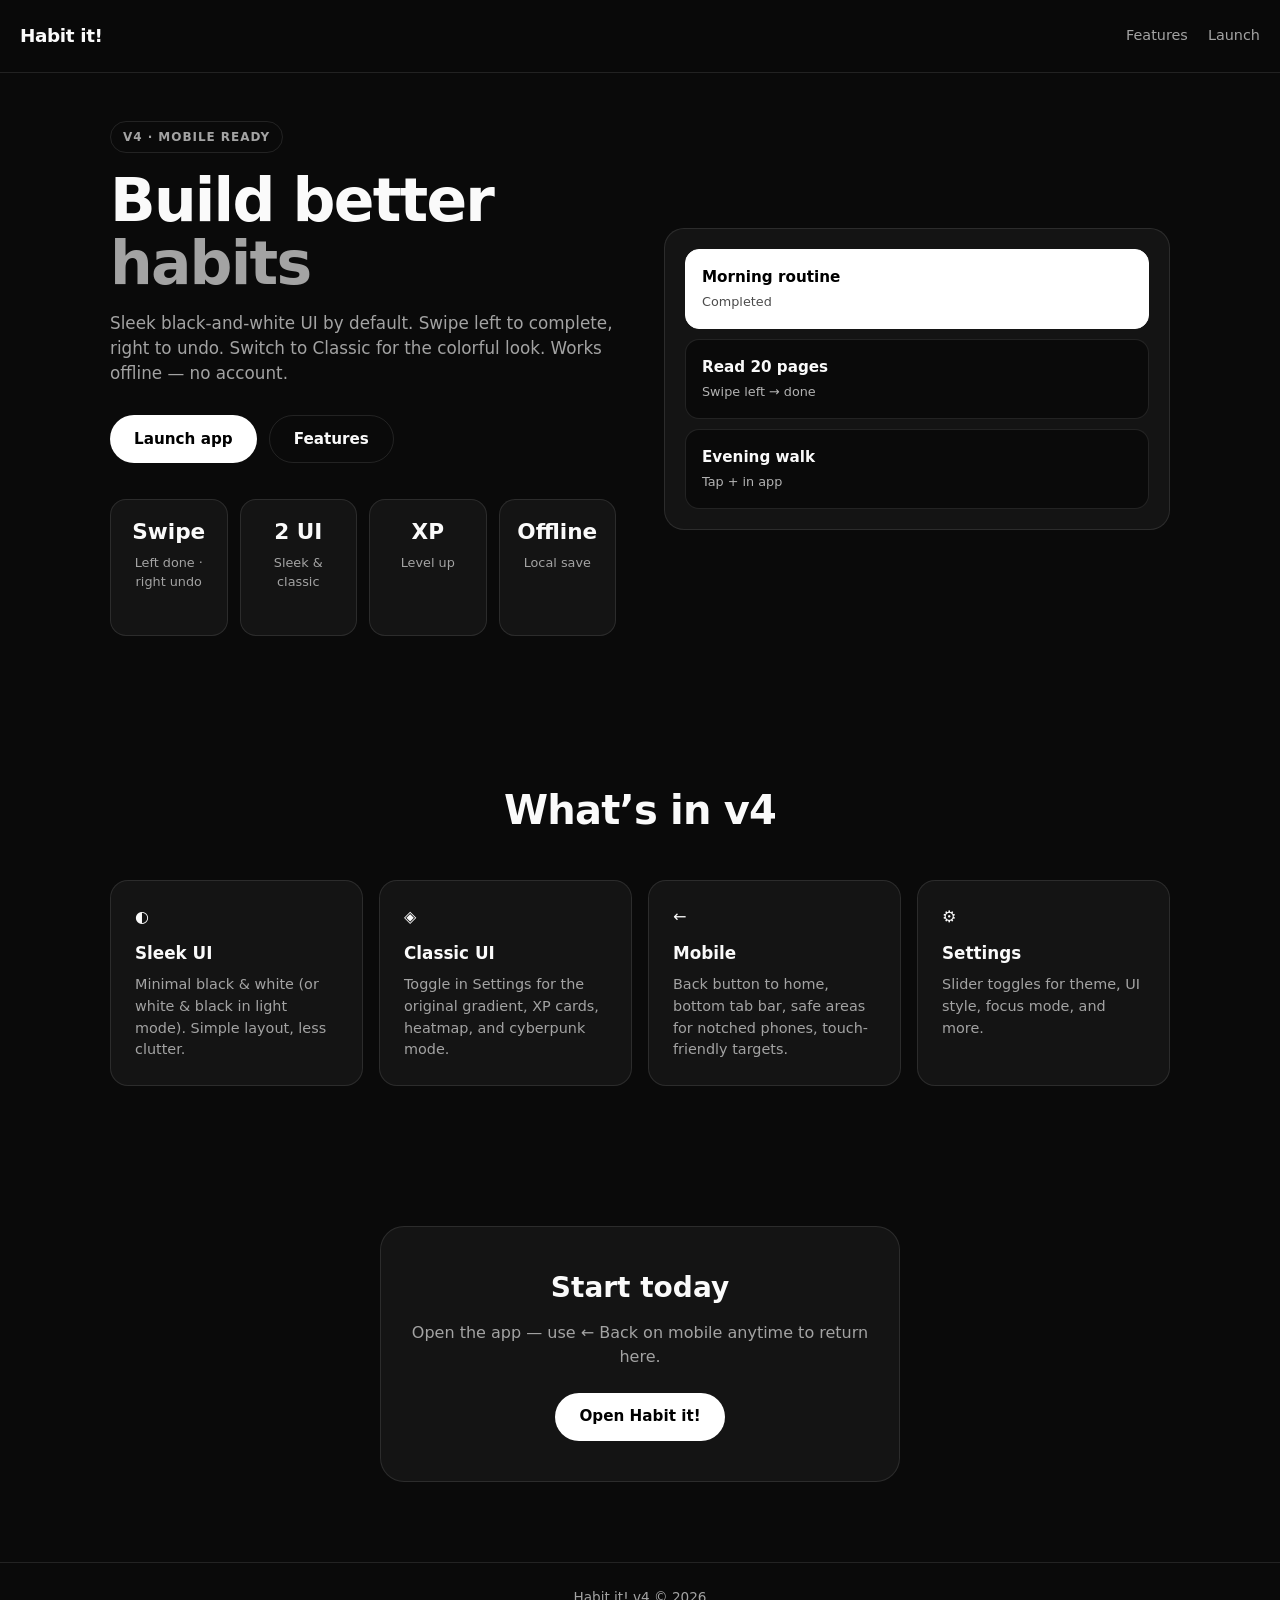
<file: index.html>
<!DOCTYPE html>
<html lang="en">
<head>
  <meta charset="UTF-8">
  <meta name="viewport" content="width=device-width, initial-scale=1.0, viewport-fit=cover">
  <meta name="theme-color" content="#0a0a0a">
  <title>Habit it!</title>
  <link rel="stylesheet" href="landing.css">
</head>
<body>

  <nav class="lp-nav">
    <a class="lp-logo" href="./">Habit it!</a>
    <div class="lp-nav-actions">
      <div class="lp-nav-links">
        <a href="#features">Features</a>
        <a href="#launch">Launch</a>
      </div>
      <button type="button" class="lp-menu-btn" id="lp-menu-btn" aria-expanded="false" aria-label="Open menu">☰</button>
    </div>
  </nav>

  <div class="lp-drawer-backdrop" id="lp-drawer-backdrop"></div>
  <aside class="lp-drawer" id="lp-drawer" aria-hidden="true">
    <a href="#features">Features</a>
    <a href="#launch">Launch</a>
    <a class="lp-drawer-cta" href="./app.html">Open app</a>
  </aside>

  <section class="hero">
    <div class="hero-content">
      <div class="hero-text">
        <span class="hero-badge">v4 · Mobile ready</span>
        <h1>Build better <span>habits</span></h1>
        <p>
          Sleek black-and-white UI by default. Swipe left to complete, right to undo.
          Switch to Classic for the colorful look. Works offline — no account.
        </p>
        <div class="hero-buttons">
          <a class="btn btn-primary" href="./app.html">Launch app</a>
          <a class="btn btn-secondary" href="#features">Features</a>
        </div>
        <div class="stats">
          <div class="stat"><h2>Swipe</h2><p>Left done · right undo</p></div>
          <div class="stat"><h2>2 UI</h2><p>Sleek & classic</p></div>
          <div class="stat"><h2>XP</h2><p>Level up</p></div>
          <div class="stat"><h2>Offline</h2><p>Local save</p></div>
        </div>
      </div>
      <div class="hero-preview">
        <div class="preview-card done">
          <h3>Morning routine</h3>
          <p>Completed</p>
        </div>
        <div class="preview-card">
          <h3>Read 20 pages</h3>
          <p>Swipe left → done</p>
        </div>
        <div class="preview-card">
          <h3>Evening walk</h3>
          <p>Tap + in app</p>
        </div>
      </div>
    </div>
  </section>

  <section class="features" id="features">
    <h2 class="section-title">What’s in v4</h2>
    <div class="grid">
      <div class="feature">
        <div class="feature-icon">◐</div>
        <h3>Sleek UI</h3>
        <p>Minimal black & white (or white & black in light mode). Simple layout, less clutter.</p>
      </div>
      <div class="feature">
        <div class="feature-icon">◈</div>
        <h3>Classic UI</h3>
        <p>Toggle in Settings for the original gradient, XP cards, heatmap, and cyberpunk mode.</p>
      </div>
      <div class="feature">
        <div class="feature-icon">←</div>
        <h3>Mobile</h3>
        <p>Back button to home, bottom tab bar, safe areas for notched phones, touch-friendly targets.</p>
      </div>
      <div class="feature">
        <div class="feature-icon">⚙</div>
        <h3>Settings</h3>
        <p>Slider toggles for theme, UI style, focus mode, and more.</p>
      </div>
    </div>
  </section>

  <section class="cta" id="launch">
    <div class="cta-box">
      <h2>Start today</h2>
      <p>Open the app — use ← Back on mobile anytime to return here.</p>
      <a class="btn btn-primary" href="./app.html">Open Habit it!</a>
    </div>
  </section>

  <footer>Habit it! v4 © 2026</footer>

  <script src="landing.js"></script>
</body>
</html>
</file>
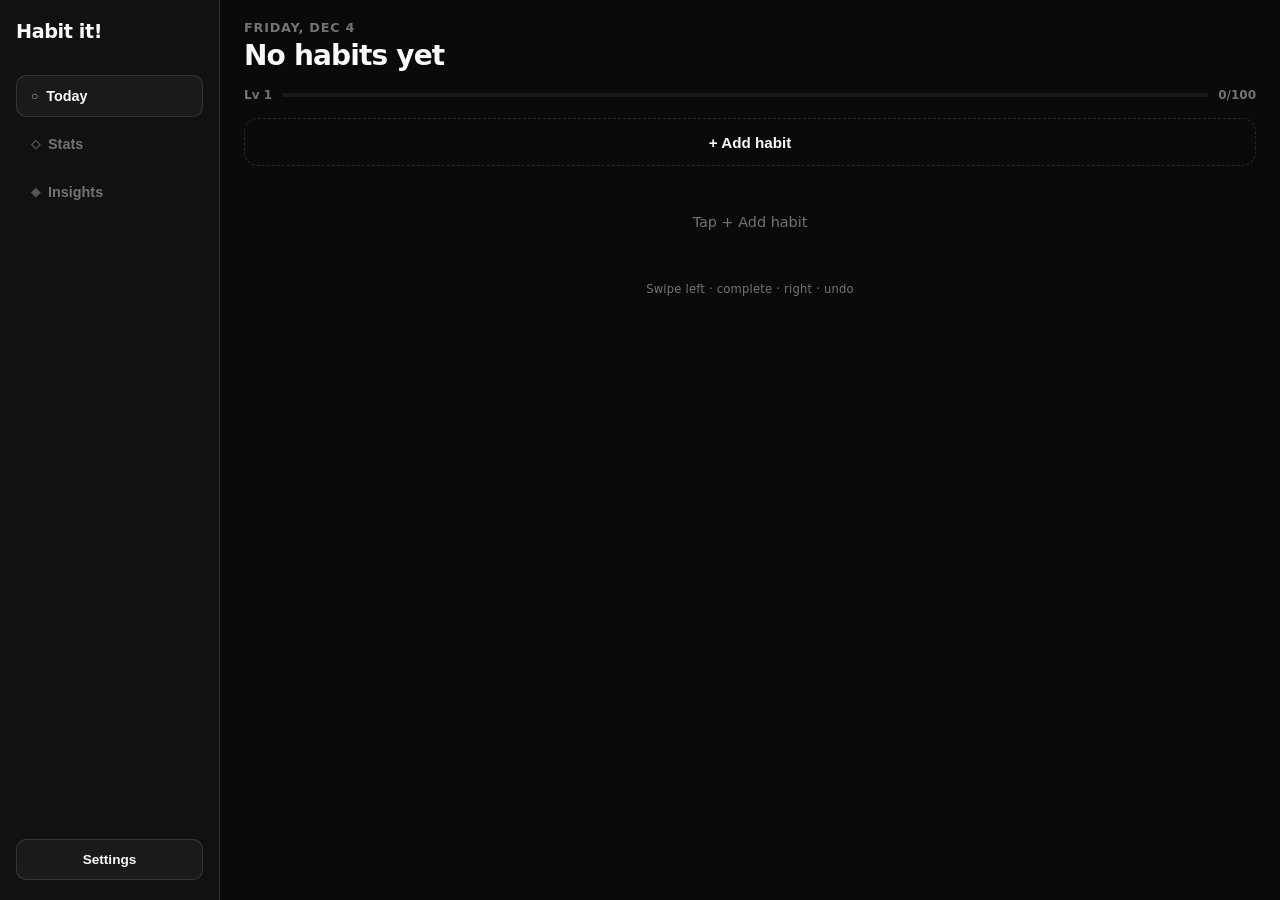
<file: app.html>
<!DOCTYPE html>
<html lang="en">
<head>
  <meta charset="UTF-8">
  <meta name="viewport" content="width=device-width, initial-scale=1.0, viewport-fit=cover">
  <meta name="theme-color" content="#0a0a0a">
  <meta name="apple-mobile-web-app-capable" content="yes">
  <title>Habit it! v4</title>
  <link rel="manifest" href="manifest.json">
  <link rel="stylesheet" href="style.css">
</head>
<body class="ui-sleek dark">

  <div id="loading-screen">
    <h1>Habit it!</h1>
    <p class="loader-sub">v4</p>
    <div class="loader-bar"><div class="loader-fill"></div></div>
  </div>

  <header class="mobile-header" id="mobile-header">
    <a href="./index.html" class="back-btn" aria-label="Back to home">←</a>
    <span class="mobile-title">Habit it!</span>
    <button type="button" class="mobile-settings" id="open-settings-mobile" aria-label="Settings">⚙</button>
  </header>

  <div class="app">
    <aside class="sidebar" aria-label="Sidebar">
      <a href="./index.html" class="logo">Habit it!</a>
      <nav class="nav" id="nav"></nav>
      <button type="button" class="settings-fab" id="open-settings" aria-label="Open settings">Settings</button>
    </aside>

    <main class="main" id="main-content"></main>
  </div>

  <nav class="mobile-tabs" id="mobile-tabs" aria-label="Main navigation"></nav>

  <div class="settings-backdrop" id="settings-backdrop" hidden></div>
  <aside class="settings-panel" id="settings-panel" aria-hidden="true">
    <header class="settings-header">
      <h2>Settings</h2>
      <button type="button" class="icon-btn" id="close-settings" aria-label="Close settings">✕</button>
    </header>
    <div class="settings-body" id="settings-body"></div>
  </aside>

  <script src="app.js"></script>
</body>
</html>
</file>
<file: landing.css>
/* Landing page only — index.html */

*,
*::before,
*::after {
  box-sizing: border-box;
  margin: 0;
  padding: 0;
}

:root {
  --lp-bg: #0a0a0a;
  --lp-text: #fafafa;
  --lp-muted: #a3a3a3;
  --lp-border: rgba(255, 255, 255, 0.1);
  --lp-surface: #141414;
  --lp-safe-top: env(safe-area-inset-top, 0px);
  --lp-safe-bottom: env(safe-area-inset-bottom, 0px);
}

html {
  scroll-behavior: smooth;
  -webkit-text-size-adjust: 100%;
}

body {
  font-family: Inter, system-ui, -apple-system, sans-serif;
  background: var(--lp-bg);
  color: var(--lp-text);
  overflow-x: hidden;
  line-height: 1.5;
  padding-top: var(--lp-safe-top);
}

a {
  color: inherit;
}

/* Nav */
.lp-nav {
  position: sticky;
  top: 0;
  z-index: 1000;
  display: flex;
  align-items: center;
  justify-content: space-between;
  gap: 12px;
  padding: 14px max(20px, env(safe-area-inset-right)) 14px max(20px, env(safe-area-inset-left));
  padding-top: calc(14px + var(--lp-safe-top));
  background: rgba(10, 10, 10, 0.92);
  backdrop-filter: blur(12px);
  border-bottom: 1px solid var(--lp-border);
}

.lp-logo {
  font-size: 1.15rem;
  font-weight: 800;
  letter-spacing: -0.02em;
  text-decoration: none;
}

.lp-nav-actions {
  display: flex;
  align-items: center;
  gap: 10px;
}

.lp-nav-links {
  display: flex;
  gap: 20px;
}

.lp-nav-links a {
  text-decoration: none;
  color: var(--lp-muted);
  font-size: 0.9rem;
  font-weight: 500;
  min-height: 44px;
  display: inline-flex;
  align-items: center;
}

.lp-nav-links a:hover {
  color: var(--lp-text);
}

.lp-menu-btn {
  display: none;
  width: 44px;
  height: 44px;
  border: 1px solid var(--lp-border);
  border-radius: 12px;
  background: var(--lp-surface);
  color: var(--lp-text);
  font-size: 1.25rem;
  cursor: pointer;
  align-items: center;
  justify-content: center;
}

.lp-menu-btn[aria-expanded="true"] {
  background: #fff;
  color: #000;
}

.lp-drawer-backdrop {
  position: fixed;
  inset: 0;
  background: rgba(0, 0, 0, 0.55);
  z-index: 1001;
  opacity: 0;
  pointer-events: none;
  transition: opacity 0.2s ease;
}

.lp-drawer-backdrop.open {
  opacity: 1;
  pointer-events: auto;
}

.lp-drawer {
  position: fixed;
  top: 0;
  right: 0;
  width: min(280px, 85vw);
  height: 100%;
  background: var(--lp-surface);
  border-left: 1px solid var(--lp-border);
  z-index: 1002;
  padding: calc(20px + var(--lp-safe-top)) 20px calc(20px + var(--lp-safe-bottom));
  transform: translateX(100%);
  transition: transform 0.25s ease;
  display: flex;
  flex-direction: column;
  gap: 8px;
}

.lp-drawer.open {
  transform: translateX(0);
}

.lp-drawer a {
  text-decoration: none;
  color: var(--lp-text);
  font-weight: 600;
  padding: 14px 12px;
  border-radius: 12px;
  min-height: 48px;
  display: flex;
  align-items: center;
}

.lp-drawer a:hover {
  background: rgba(255, 255, 255, 0.06);
}

.lp-drawer .lp-drawer-cta {
  margin-top: auto;
  background: #fff;
  color: #000;
  justify-content: center;
  font-weight: 700;
}

/* Hero */
.hero {
  padding: 48px max(20px, env(safe-area-inset-right)) 64px max(20px, env(safe-area-inset-left));
  max-width: 1100px;
  margin: 0 auto;
}

.hero-content {
  display: grid;
  grid-template-columns: 1fr 1fr;
  gap: 48px;
  align-items: center;
}

.hero-badge {
  display: inline-block;
  font-size: 0.75rem;
  font-weight: 700;
  letter-spacing: 0.08em;
  text-transform: uppercase;
  color: var(--lp-muted);
  border: 1px solid var(--lp-border);
  padding: 6px 12px;
  border-radius: 999px;
  margin-bottom: 16px;
}

.hero-text h1 {
  font-size: clamp(2.25rem, 8vw, 3.75rem);
  font-weight: 800;
  line-height: 1.05;
  letter-spacing: -0.03em;
  margin-bottom: 16px;
}

.hero-text h1 span {
  color: var(--lp-muted);
}

.hero-text p {
  color: var(--lp-muted);
  font-size: 1.05rem;
  max-width: 32rem;
  margin-bottom: 28px;
}

.hero-buttons {
  display: flex;
  flex-wrap: wrap;
  gap: 12px;
}

.btn {
  display: inline-flex;
  align-items: center;
  justify-content: center;
  min-height: 48px;
  padding: 12px 24px;
  border-radius: 999px;
  font-weight: 700;
  font-size: 0.95rem;
  text-decoration: none;
  border: none;
  cursor: pointer;
  transition: transform 0.15s ease, opacity 0.15s ease;
}

.btn:active {
  transform: scale(0.97);
}

.btn-primary {
  background: #fff;
  color: #000;
}

.btn-secondary {
  background: transparent;
  color: var(--lp-text);
  border: 1px solid var(--lp-border);
}

.stats {
  display: grid;
  grid-template-columns: repeat(4, 1fr);
  gap: 12px;
  margin-top: 36px;
}

.stat {
  background: var(--lp-surface);
  border: 1px solid var(--lp-border);
  border-radius: 16px;
  padding: 16px;
  text-align: center;
}

.stat h2 {
  font-size: 1.35rem;
  font-weight: 800;
}

.stat p {
  font-size: 0.8rem;
  color: var(--lp-muted);
  margin-top: 4px;
}

.hero-preview {
  background: var(--lp-surface);
  border: 1px solid var(--lp-border);
  border-radius: 20px;
  padding: 20px;
}

.preview-card {
  background: #0a0a0a;
  border: 1px solid var(--lp-border);
  border-radius: 14px;
  padding: 16px;
  margin-bottom: 10px;
}

.preview-card:last-child {
  margin-bottom: 0;
}

.preview-card.done {
  background: #fff;
  color: #000;
  border-color: #fff;
}

.preview-card h3 {
  font-size: 0.95rem;
  margin-bottom: 4px;
}

.preview-card p {
  font-size: 0.8rem;
  opacity: 0.7;
}

/* Sections */
.features {
  padding: 80px max(20px, env(safe-area-inset-right)) 80px max(20px, env(safe-area-inset-left));
  max-width: 1100px;
  margin: 0 auto;
}

.section-title {
  text-align: center;
  font-size: clamp(1.75rem, 5vw, 2.5rem);
  font-weight: 800;
  margin-bottom: 40px;
  letter-spacing: -0.02em;
}

.grid {
  display: grid;
  grid-template-columns: repeat(auto-fit, minmax(240px, 1fr));
  gap: 16px;
}

.feature {
  background: var(--lp-surface);
  border: 1px solid var(--lp-border);
  border-radius: 18px;
  padding: 24px;
}

.feature h3 {
  font-size: 1.05rem;
  margin: 12px 0 8px;
}

.feature p {
  color: var(--lp-muted);
  font-size: 0.9rem;
}

.cta {
  padding: 60px 20px 80px;
  text-align: center;
}

.cta-box {
  max-width: 520px;
  margin: 0 auto;
  padding: 40px 28px;
  border-radius: 24px;
  background: var(--lp-surface);
  border: 1px solid var(--lp-border);
}

.cta-box h2 {
  font-size: 1.75rem;
  font-weight: 800;
  margin-bottom: 12px;
}

.cta-box p {
  color: var(--lp-muted);
  margin-bottom: 24px;
}

footer {
  text-align: center;
  padding: 24px 20px calc(24px + var(--lp-safe-bottom));
  color: var(--lp-muted);
  font-size: 0.85rem;
  border-top: 1px solid var(--lp-border);
}

/* Mobile */
@media (max-width: 768px) {
  .lp-nav-links {
    display: none;
  }

  .lp-menu-btn {
    display: inline-flex;
  }

  .hero-content {
    grid-template-columns: 1fr;
    gap: 32px;
  }

  .stats {
    grid-template-columns: 1fr 1fr;
  }

  .hero-preview {
    order: -1;
  }
}

@media (max-width: 380px) {
  .stats {
    grid-template-columns: 1fr;
  }
}
</file>
<file: style.css>
/* Habit it! v4 — app styles */

*,
*::before,
*::after {
  box-sizing: border-box;
  margin: 0;
  padding: 0;
}

/* ---- SLEEK (default): black & white ---- */
body.ui-sleek {
  --bg: #0a0a0a;
  --surface: #111111;
  --surface2: #1a1a1a;
  --border: rgba(255, 255, 255, 0.12);
  --text: #fafafa;
  --muted: #737373;
  --accent: #ffffff;
  --accent2: #e5e5e5;
  --danger: #fafafa;
  --success: #fafafa;
  --radius: 14px;
  --radius-sm: 10px;
  --ease: cubic-bezier(0.33, 1, 0.68, 1);
  --shadow: none;
}

body.ui-sleek.light {
  --bg: #ffffff;
  --surface: #f5f5f5;
  --surface2: #ebebeb;
  --border: rgba(0, 0, 0, 0.1);
  --text: #0a0a0a;
  --muted: #525252;
  --accent: #0a0a0a;
  --accent2: #262626;
  --danger: #0a0a0a;
  --success: #0a0a0a;
}

/* ---- CLASSIC: colorful ---- */
body.ui-classic {
  --bg: #070b14;
  --surface: rgba(17, 24, 45, 0.88);
  --surface2: #151f36;
  --border: rgba(255, 255, 255, 0.08);
  --text: #f0f4fc;
  --muted: #8b95a8;
  --accent: #7c5cff;
  --accent2: #00d4ff;
  --danger: #ff5c7a;
  --success: #00e5a0;
  --radius: 22px;
  --radius-sm: 16px;
  --ease: cubic-bezier(0.34, 1.15, 0.64, 1);
  --shadow: 0 12px 40px rgba(0, 0, 0, 0.35);
}

body.ui-classic.light {
  --bg: #f4f6fb;
  --surface: rgba(255, 255, 255, 0.92);
  --surface2: #eef1f8;
  --border: rgba(15, 23, 42, 0.1);
  --text: #0f172a;
  --muted: #64748b;
  --shadow: 0 12px 32px rgba(15, 23, 42, 0.08);
}

body {
  background: var(--bg);
  color: var(--text);
  font-family: Inter, system-ui, -apple-system, sans-serif;
  overflow: hidden;
  height: 100vh;
  height: 100dvh;
  -webkit-font-smoothing: antialiased;
  transition: background 0.2s ease, color 0.2s ease;
}

body.ui-classic {
  background-image:
    radial-gradient(circle at 12% 8%, rgba(124, 92, 255, 0.18), transparent 32%),
    radial-gradient(circle at 88% 92%, rgba(0, 212, 255, 0.14), transparent 30%);
  background-color: var(--bg);
}

body.ui-classic.light {
  background-image:
    radial-gradient(circle at 10% 0%, rgba(124, 92, 255, 0.08), transparent 40%),
    radial-gradient(circle at 90% 100%, rgba(0, 212, 255, 0.06), transparent 35%);
  background-color: var(--bg);
}

body.ui-classic.cyberpunk {
  --accent: #00ffff;
  background:
    linear-gradient(rgba(0, 255, 255, 0.04) 1px, transparent 1px),
    linear-gradient(90deg, rgba(0, 255, 255, 0.04) 1px, transparent 1px),
    var(--bg);
  background-size: 36px 36px;
}

body.focus .heat-grid,
body.focus #heatmap {
  opacity: 0.3;
  pointer-events: none;
}

/* Mobile header */
.mobile-header {
  display: none;
  align-items: center;
  justify-content: space-between;
  gap: 12px;
  padding: 10px max(16px, env(safe-area-inset-right)) 10px max(16px, env(safe-area-inset-left));
  padding-top: calc(10px + env(safe-area-inset-top, 0px));
  background: var(--bg);
  border-bottom: 1px solid var(--border);
  position: sticky;
  top: 0;
  z-index: 500;
}

.back-btn {
  display: inline-flex;
  align-items: center;
  justify-content: center;
  min-width: 44px;
  min-height: 44px;
  padding: 0 12px;
  border-radius: var(--radius-sm);
  border: 1px solid var(--border);
  background: var(--surface);
  color: var(--text);
  text-decoration: none;
  font-size: 1.1rem;
  font-weight: 700;
}

.mobile-title {
  font-weight: 800;
  font-size: 1rem;
  letter-spacing: -0.02em;
}

.mobile-settings {
  min-width: 44px;
  min-height: 44px;
  border-radius: var(--radius-sm);
  border: 1px solid var(--border);
  background: var(--surface);
  color: var(--text);
  font-size: 1.1rem;
  cursor: pointer;
}

/* Layout */
.app {
  display: flex;
  height: calc(100vh - 0px);
  height: calc(100dvh - 0px);
}

.sidebar {
  width: 220px;
  min-width: 220px;
  background: var(--surface);
  border-right: 1px solid var(--border);
  padding: 20px 16px;
  display: flex;
  flex-direction: column;
  gap: 8px;
}

body.ui-classic .sidebar {
  backdrop-filter: blur(18px);
}

.logo {
  font-size: 1.2rem;
  font-weight: 900;
  text-decoration: none;
  color: var(--text);
  margin-bottom: 24px;
  letter-spacing: -0.02em;
}

body.ui-classic .logo {
  background: linear-gradient(120deg, var(--accent), var(--accent2));
  -webkit-background-clip: text;
  -webkit-text-fill-color: transparent;
  background-clip: text;
}

.nav {
  display: flex;
  flex-direction: column;
  gap: 6px;
  flex: 1;
}

.nav button,
.mobile-tabs button {
  background: transparent;
  border: 1px solid transparent;
  color: var(--muted);
  cursor: pointer;
  font-weight: 600;
  transition: background 0.15s var(--ease), color 0.15s var(--ease), border-color 0.15s;
}

.nav button {
  padding: 12px 14px;
  border-radius: var(--radius-sm);
  font-size: 0.9rem;
  text-align: left;
  display: flex;
  align-items: center;
  gap: 8px;
}

.nav button.active,
.mobile-tabs button.active {
  background: var(--surface2);
  border-color: var(--border);
  color: var(--text);
}

body.ui-classic .nav button.active {
  background: linear-gradient(120deg, rgba(124, 92, 255, 0.22), rgba(0, 212, 255, 0.12));
  border-color: rgba(124, 92, 255, 0.35);
}

.tab-icon {
  font-size: 0.75rem;
  opacity: 0.7;
}

.settings-fab {
  margin-top: auto;
  padding: 12px;
  border-radius: var(--radius-sm);
  border: 1px solid var(--border);
  background: var(--surface2);
  color: var(--text);
  font-size: 0.85rem;
  font-weight: 600;
  cursor: pointer;
}

.main {
  flex: 1;
  overflow: auto;
  padding: 20px 24px;
  -webkit-overflow-scrolling: touch;
}

/* Mobile bottom tabs */
.mobile-tabs {
  display: none;
  position: fixed;
  bottom: 0;
  left: 0;
  right: 0;
  z-index: 400;
  background: var(--bg);
  border-top: 1px solid var(--border);
  padding: 6px max(8px, env(safe-area-inset-right)) calc(6px + env(safe-area-inset-bottom, 0px)) max(8px, env(safe-area-inset-left));
  justify-content: space-around;
  gap: 4px;
}

.mobile-tabs button {
  flex: 1;
  display: flex;
  flex-direction: column;
  align-items: center;
  gap: 2px;
  padding: 8px 4px;
  border-radius: var(--radius-sm);
  font-size: 0.65rem;
  min-height: 48px;
}

.mobile-tabs .tab-label {
  font-size: 0.65rem;
}

@media (max-width: 768px) {
  .mobile-header {
    display: flex;
  }

  .sidebar {
    display: none;
  }

  .mobile-tabs {
    display: flex;
  }

  .app {
    flex-direction: column;
    height: auto;
    min-height: calc(100dvh - 56px);
  }

  .main {
    padding: 16px;
    padding-bottom: calc(80px + env(safe-area-inset-bottom, 0px));
  }

  body {
    overflow: auto;
    height: auto;
    min-height: 100dvh;
  }
}

/* Cards */
.card {
  background: var(--surface);
  border: 1px solid var(--border);
  border-radius: var(--radius);
  padding: 20px;
  margin-bottom: 14px;
  box-shadow: var(--shadow);
}

body.ui-sleek .card {
  box-shadow: none;
}

.page-header {
  display: flex;
  align-items: center;
  justify-content: space-between;
  gap: 12px;
  flex-wrap: wrap;
}

.page-header h1 {
  font-size: 1.5rem;
  font-weight: 800;
}

.muted {
  color: var(--muted);
  font-size: 0.85rem;
  margin-top: 4px;
}

.muted strong {
  color: var(--text);
}

.btn-primary {
  background: var(--accent);
  color: var(--bg);
  border: none;
  padding: 12px 20px;
  border-radius: 999px;
  font-weight: 700;
  cursor: pointer;
  min-height: 44px;
}

body.ui-classic .btn-primary {
  background: linear-gradient(120deg, var(--accent), var(--accent2));
  color: #fff;
  box-shadow: 0 8px 28px rgba(124, 92, 255, 0.35);
}

.btn-ghost {
  background: transparent;
  border: none;
  color: var(--muted);
  width: 40px;
  height: 40px;
  border-radius: 50%;
  cursor: pointer;
  min-width: 44px;
  min-height: 44px;
}

/* Sleek dashboard */
.sleek-hero {
  margin-bottom: 16px;
}

.sleek-date {
  font-size: 0.8rem;
  color: var(--muted);
  text-transform: uppercase;
  letter-spacing: 0.06em;
  font-weight: 600;
}

.sleek-summary {
  font-size: 1.75rem;
  font-weight: 800;
  letter-spacing: -0.03em;
  margin-top: 4px;
}

.sleek-xp {
  display: flex;
  align-items: center;
  gap: 10px;
  margin-bottom: 16px;
  font-size: 0.75rem;
  font-weight: 600;
  color: var(--muted);
}

.sleek-xp-track {
  flex: 1;
  height: 4px;
  background: var(--surface2);
  border-radius: 999px;
  overflow: hidden;
}

.sleek-xp-fill {
  height: 100%;
  background: var(--text);
  border-radius: 999px;
  transition: width 0.3s var(--ease);
}

.sleek-add-btn {
  width: 100%;
  min-height: 48px;
  margin-bottom: 16px;
  border: 1px dashed var(--border);
  border-radius: var(--radius);
  background: transparent;
  color: var(--text);
  font-weight: 700;
  font-size: 0.95rem;
  cursor: pointer;
}

.sleek-add-btn:active {
  background: var(--surface2);
}

.swipe-hint {
  text-align: center;
  font-size: 0.72rem;
  color: var(--muted);
  margin-top: 20px;
  letter-spacing: 0.02em;
}

.sleek-panel,
.sleek-insight {
  padding: 4px 0;
}

.sleek-insight h2,
.panel-title {
  font-size: 1.25rem;
  font-weight: 800;
  margin-bottom: 12px;
  letter-spacing: -0.02em;
}

.sleek-insight p {
  color: var(--muted);
  line-height: 1.6;
}

.empty-habits {
  text-align: center;
  color: var(--muted);
  padding: 32px 16px;
  font-size: 0.9rem;
}

/* Habits */
#habits,
.habits-list {
  display: flex;
  flex-direction: column;
  gap: 8px;
}

.habit-wrap {
  position: relative;
  overflow: hidden;
  border-radius: var(--radius);
}

.habit-bg-left,
.habit-bg-right {
  position: absolute;
  inset: 0;
  display: flex;
  align-items: center;
  font-weight: 700;
  font-size: 0.85rem;
  padding: 0 20px;
  z-index: 0;
  opacity: 0;
  transition: opacity 0.15s ease;
}

.habit-wrap.swipe-left-hint .habit-bg-left,
.habit-wrap.swipe-right-hint .habit-bg-right {
  opacity: 1;
}

body.ui-sleek .habit-bg-left {
  background: var(--text);
  color: var(--bg);
  justify-content: flex-start;
}

body.ui-sleek .habit-bg-right {
  background: var(--surface2);
  color: var(--text);
  justify-content: flex-end;
  border-left: 1px solid var(--border);
}

body.ui-classic .habit-bg-left {
  background: linear-gradient(90deg, rgba(0, 229, 160, 0.45), transparent 70%);
  color: var(--success);
  justify-content: flex-start;
}

body.ui-classic .habit-bg-right {
  background: linear-gradient(-90deg, rgba(255, 92, 122, 0.4), transparent 70%);
  color: var(--danger);
  justify-content: flex-end;
}

.habit-card {
  position: relative;
  z-index: 1;
  background: var(--surface);
  border: 1px solid var(--border);
  border-radius: var(--radius);
  padding: 16px;
  display: flex;
  justify-content: space-between;
  align-items: center;
  gap: 10px;
  touch-action: pan-y;
  cursor: grab;
  user-select: none;
}

.habit-card.done {
  opacity: 0.55;
}

body.ui-sleek .habit-card.done {
  opacity: 1;
  background: var(--text);
  color: var(--bg);
  border-color: var(--text);
}

body.ui-sleek .habit-card.done .habit-check {
  background: var(--bg);
  border-color: var(--bg);
}

body.ui-sleek .habit-card.done h3 {
  color: var(--bg);
}

body.ui-classic .habit-card.done {
  border-color: rgba(0, 229, 160, 0.35);
  background: linear-gradient(120deg, rgba(0, 229, 160, 0.08), var(--surface));
}

.habit-left {
  display: flex;
  align-items: center;
  gap: 12px;
  min-width: 0;
}

.habit-check {
  width: 20px;
  height: 20px;
  border-radius: 50%;
  border: 2px solid var(--border);
  flex-shrink: 0;
}

body.ui-classic .habit-card.done .habit-check {
  background: var(--success);
  border-color: var(--success);
}

.habit-info h3 {
  font-size: 1rem;
  font-weight: 600;
  white-space: nowrap;
  overflow: hidden;
  text-overflow: ellipsis;
}

.habit-info p {
  color: var(--muted);
  font-size: 0.78rem;
}

/* XP classic */
.xp-header {
  display: flex;
  justify-content: space-between;
  margin-bottom: 10px;
}

.xp-track {
  height: 10px;
  background: var(--surface2);
  border-radius: 999px;
  overflow: hidden;
}

.xp-fill {
  height: 100%;
  background: linear-gradient(90deg, var(--accent), var(--accent2));
  border-radius: 999px;
  transition: width 0.35s var(--ease);
}

.heat-grid {
  display: grid;
  grid-template-columns: repeat(14, 1fr);
  gap: 4px;
  margin-top: 12px;
}

.heat-cell {
  aspect-ratio: 1;
  border-radius: 4px;
  background: var(--accent);
  min-height: 12px;
}

body.ui-classic .heat-cell {
  background: linear-gradient(135deg, var(--accent), var(--accent2));
}

#statsChart {
  display: block;
  width: 100%;
  margin-top: 8px;
}

/* Settings */
.settings-backdrop {
  position: fixed;
  inset: 0;
  background: rgba(0, 0, 0, 0.5);
  z-index: 10000;
  opacity: 0;
  pointer-events: none;
  transition: opacity 0.2s ease;
}

.settings-backdrop.visible {
  opacity: 1;
  pointer-events: auto;
}

.settings-panel {
  position: fixed;
  top: 0;
  right: 0;
  width: min(360px, 100vw);
  height: 100%;
  height: 100dvh;
  background: var(--bg);
  border-left: 1px solid var(--border);
  z-index: 10001;
  transform: translateX(100%);
  transition: transform 0.25s var(--ease);
  display: flex;
  flex-direction: column;
}

.settings-panel.open {
  transform: translateX(0);
}

.settings-header {
  display: flex;
  align-items: center;
  justify-content: space-between;
  padding: 20px;
  padding-top: calc(20px + env(safe-area-inset-top, 0px));
  border-bottom: 1px solid var(--border);
}

.settings-body {
  padding: 8px 16px 32px;
  overflow-y: auto;
}

.setting-row {
  display: flex;
  align-items: center;
  justify-content: space-between;
  gap: 12px;
  padding: 14px 4px;
  border-bottom: 1px solid var(--border);
}

.setting-row.disabled {
  opacity: 0.4;
}

.setting-label span {
  font-weight: 600;
  font-size: 0.9rem;
}

.setting-label small {
  display: block;
  color: var(--muted);
  font-size: 0.75rem;
  margin-top: 2px;
}

.setting-meta {
  color: var(--muted);
  font-size: 0.8rem;
  border-bottom: none;
}

.icon-btn {
  width: 44px;
  height: 44px;
  border-radius: 50%;
  border: 1px solid var(--border);
  background: var(--surface);
  color: var(--text);
  cursor: pointer;
}

.toggle input {
  position: absolute;
  opacity: 0;
  width: 0;
  height: 0;
}

.toggle-track {
  width: 50px;
  height: 28px;
  background: var(--surface2);
  border: 1px solid var(--border);
  border-radius: 999px;
  display: flex;
  align-items: center;
  padding: 3px;
  cursor: pointer;
}

.toggle-thumb {
  width: 20px;
  height: 20px;
  background: var(--text);
  border-radius: 50%;
  transition: transform 0.2s var(--ease);
}

body.ui-sleek.light .toggle-thumb {
  background: #fff;
  box-shadow: 0 1px 3px rgba(0, 0, 0, 0.2);
}

body.ui-sleek .toggle input:checked + .toggle-track {
  background: var(--text);
}

body.ui-sleek .toggle input:checked + .toggle-track .toggle-thumb {
  background: var(--bg);
  transform: translateX(22px);
}

body.ui-classic .toggle input:checked + .toggle-track {
  background: linear-gradient(120deg, var(--accent), var(--accent2));
  border-color: transparent;
}

body.ui-classic .toggle input:checked + .toggle-track .toggle-thumb {
  background: #fff;
  transform: translateX(22px);
}

/* Loader */
#loading-screen {
  position: fixed;
  inset: 0;
  background: var(--bg);
  display: flex;
  flex-direction: column;
  align-items: center;
  justify-content: center;
  z-index: 99999;
  transition: opacity 0.35s ease;
}

#loading-screen.hide {
  opacity: 0;
  pointer-events: none;
}

#loading-screen h1 {
  font-size: 1.5rem;
  font-weight: 900;
  letter-spacing: -0.03em;
}

.loader-sub {
  font-size: 0.7rem;
  color: var(--muted);
  margin: 6px 0 16px;
  letter-spacing: 0.2em;
}

.loader-bar {
  width: 160px;
  height: 3px;
  background: var(--surface2);
  border-radius: 999px;
  overflow: hidden;
}

.loader-fill {
  height: 100%;
  background: var(--text);
  animation: boot 0.7s ease forwards;
}

body.ui-classic .loader-fill {
  background: linear-gradient(90deg, var(--accent), var(--accent2));
}

@keyframes boot {
  to { width: 100%; }
}

body.ui-classic #loading-screen h1 {
  background: linear-gradient(120deg, var(--accent), var(--accent2));
  -webkit-background-clip: text;
  -webkit-text-fill-color: transparent;
  background-clip: text;
}

::-webkit-scrollbar {
  width: 6px;
}

::-webkit-scrollbar-thumb {
  background: var(--border);
  border-radius: 999px;
}
</file>
